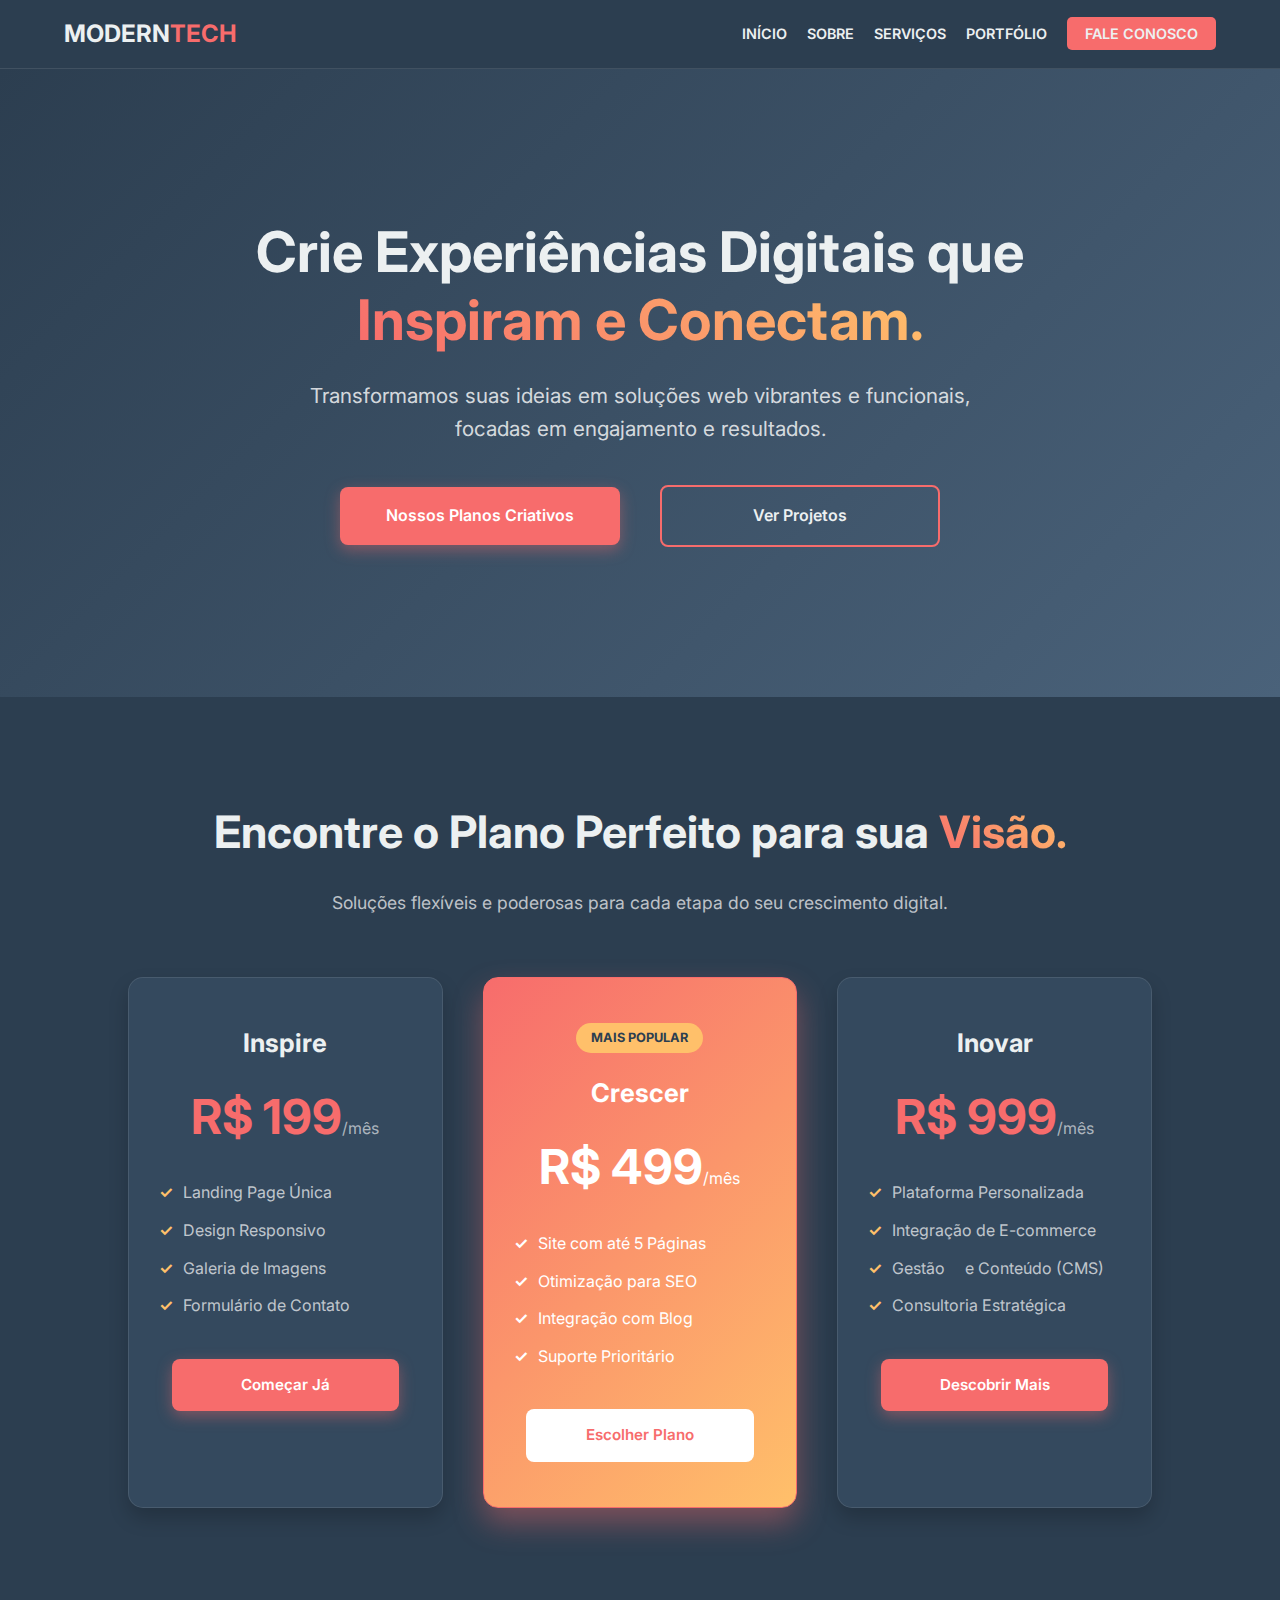
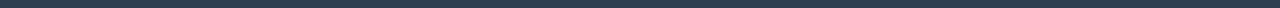
<file: index.html>
<!DOCTYPE html>
<html lang="pt-br">
<head>
    <meta charset="UTF-8">
    <meta name="viewport" content="width=device-width, initial-scale=1.0">
    <title>Modern Tech | Conectando Ideias, Criando o Futuro</title>
    <link rel="stylesheet" href="style.css">
    <link href="https://fonts.googleapis.com/css2?family=Inter:wght@400;600;700&display=swap" rel="stylesheet">
    <style>
        /* Cores e Estilos para uma Estética Criativa e Vibrante (NÃO IA) */
        :root {
            --primary: #F76C6C; /* Um vermelho/coral vibrante */
            --secondary-accent: #FFC06A; /* Um laranja/amarelo quente */
            --background-dark: #2c3e50; /* Azul escuro quase preto, mas mais suave */
            --text-light: #ecf0f1; /* Cinza claro para textos */
            --card-bg: #34495e; /* Fundo mais escuro para cards */
            --border-color: rgba(255, 255, 255, 0.1);
        }

        body {
            background-color: var(--background-dark);
            color: var(--text-light);
        }

        /* Navbar */
        #navbar {
            background: var(--background-dark);
            border-bottom: 1px solid var(--border-color);
        }
        .logo { color: var(--text-light); }
        .logo span { color: var(--primary); }
        .nav-links li a { color: var(--text-light); }
        .nav-links li a:hover { color: var(--primary); }
        .btn-nav { 
            background: var(--primary); 
            color: white; 
            border: none; 
            padding: 8px 18px; 
            border-radius: 5px; 
            font-weight: 600;
        }
        .btn-nav:hover { background: var(--secondary-accent); }

        /* Hero Section - Mais calorosa e convidativa */
        .hero {
            background: linear-gradient(135deg, var(--background-dark) 0%, #4a627a 100%); /* Gradiente suave */
            padding: 150px 10%;
            text-align: center;
        }

        .hero h1 {
            color: var(--text-light);
            font-size: 3.5rem;
            max-width: 900px;
            margin: 0 auto 25px;
            line-height: 1.2;
        }

        .gradient-text {
            background: linear-gradient(45deg, var(--primary), var(--secondary-accent));
            -webkit-background-clip: text;
            -webkit-text-fill-color: transparent;
        }

        .hero p {
            color: rgba(255, 255, 255, 0.8);
            font-size: 1.3rem;
            max-width: 700px;
            margin: 0 auto 40px;
        }

        /* Botões do Hero */
        .btn-primary {
            background: var(--primary);
            color: white;
            padding: 16px 35px;
            border-radius: 8px;
            text-decoration: none;
            font-weight: 600;
            display: inline-block;
            transition: 0.3s ease;
            box-shadow: 0 5px 15px rgba(247, 108, 108, 0.4);
        }
        .btn-primary:hover {
            background: var(--secondary-accent);
            box-shadow: 0 5px 15px rgba(255, 192, 106, 0.6);
            transform: translateY(-2px);
        }

        .btn-secondary {
            background: transparent;
            color: var(--text-light);
            border: 2px solid var(--primary);
            padding: 16px 35px;
            border-radius: 8px;
            text-decoration: none;
            font-weight: 600;
            transition: 0.3s ease;
            margin-left: 20px;
        }
        .btn-secondary:hover {
            background: var(--primary);
            color: white;
            transform: translateY(-2px);
        }

        /* Seção de Planos - Mais convidativa */
        .pricing-section {
            padding: 100px 10%;
            background: var(--background-dark);
        }

        .pricing-section h2 {
            color: var(--text-light);
            font-size: 2.8rem;
            margin-bottom: 20px;
        }
        .pricing-section p {
            color: rgba(255, 255, 255, 0.7);
            font-size: 1.1rem;
            margin-bottom: 60px;
        }

        .pricing-grid {
            display: grid;
            grid-template-columns: repeat(auto-fit, minmax(280px, 1fr));
            gap: 2.5rem;
        }

        .price-card {
            background: var(--card-bg);
            padding: 45px 30px;
            border-radius: 15px; /* Arredondamento suave */
            border: 1px solid var(--border-color);
            text-align: center;
            transition: all 0.4s ease;
            box-shadow: 0 10px 20px rgba(0, 0, 0, 0.2);
        }

        .price-card:hover {
            transform: translateY(-10px) scale(1.02);
            border-color: var(--primary);
            box-shadow: 0 15px 30px rgba(0, 0, 0, 0.3), 0 0 15px var(--primary);
        }

        .price-card.featured {
            background: linear-gradient(135deg, var(--primary), var(--secondary-accent));
            border-color: var(--primary);
            box-shadow: 0 15px 30px rgba(247, 108, 108, 0.4);
            color: white; /* Texto claro no card em destaque */
        }
        .price-card.featured h3, .price-card.featured .price, .price-card.featured .price span, .price-card.featured ul li {
            color: white;
        }
        .price-card.featured ul li::before {
             color: white; /* Checkmark branco no card em destaque */
        }
        .price-card.featured .btn-primary {
            background: white;
            color: var(--primary);
            box-shadow: none;
        }
        .price-card.featured .btn-primary:hover {
            background: #eee;
            color: var(--secondary-accent);
        }

        .badge {
            background: var(--secondary-accent);
            color: var(--background-dark);
            padding: 5px 15px;
            border-radius: 20px;
            font-size: 0.8rem;
            font-weight: bold;
            display: inline-block;
            margin-bottom: 20px;
        }

        .price-card h3 {
            font-size: 1.6rem;
            margin-bottom: 15px;
            color: var(--text-light);
        }

        .price {
            font-size: 3rem;
            font-weight: 700;
            color: var(--primary);
            margin-bottom: 25px;
        }

        .price span {
            font-size: 1rem;
            color: rgba(255, 255, 255, 0.6);
            font-weight: 400;
        }

        .price-card ul {
            list-style: none;
            padding: 0;
            margin-bottom: 40px;
            text-align: left;
        }

        .price-card ul li {
            margin-bottom: 12px;
            color: rgba(255, 255, 255, 0.7);
            display: flex;
            align-items: center;
            gap: 10px;
        }

        .price-card ul li::before {
            content: "✓";
            color: var(--secondary-accent); /* Cor do checkmark */
            font-weight: bold;
        }

        /* Botão dentro do card de preço */
        .btn-price {
            width: 90%;
            padding: 14px 25px;
            font-size: 0.95rem;
            border-radius: 8px;
        }
    </style>
</head>
<body>

    <nav id="navbar">
        <div class="logo">MODERN<span>TECH</span></div>
        <ul class="nav-links">
            <li><a href="index.html">Início</a></li>
            <li><a href="sobre.html">Sobre</a></li>
            <li><a href="servicos.html">Serviços</a></li>
            <li><a href="portfolio.html">Portfólio</a></li>
            <li><a href="contato.html" class="btn-nav">Fale Conosco</a></li>
        </ul>
    </nav>

    <header id="home" class="hero">
        <div class="hero-content">
            <h1>Crie Experiências Digitais que <span class="gradient-text">Inspiram e Conectam.</span></h1>
            <p>Transformamos suas ideias em soluções web vibrantes e funcionais, focadas em engajamento e resultados.</p>
            <div class="hero-btns">
                <a href="#produtos" class="btn-primary">Nossos Planos Criativos</a>
                <a href="portfolio.html" class="btn-secondary">Ver Projetos</a>
            </div>
        </div>
    </header>

    <section id="produtos" class="pricing-section">
        <div style="text-align: center; margin-bottom: 60px;">
            <h2>Encontre o Plano Perfeito para sua <span class="gradient-text">Visão.</span></h2>
            <p>Soluções flexíveis e poderosas para cada etapa do seu crescimento digital.</p>
        </div>

        <div class="pricing-grid">
            <div class="price-card">
                <h3>Inspire</h3>
                <div class="price">R$ 199<span>/mês</span></div>
                <ul>
                    <li>Landing Page Única</li>
                    <li>Design Responsivo</li>
                    <li>Galeria de Imagens</li>
                    <li>Formulário de Contato</li>
                </ul>
                <a href="pagamento.html?preco=199&plano=Inspire" class="btn-primary btn-price">Começar Já</a>
            </div>

            <div class="price-card featured">
                <span class="badge">MAIS POPULAR</span>
                <h3>Crescer</h3>
                <div class="price">R$ 499<span>/mês</span></div>
                <ul>
                    <li>Site com até 5 Páginas</li>
                    <li>Otimização para SEO</li>
                    <li>Integração com Blog</li>
                    <li>Suporte Prioritário</li>
                </ul>
                <a href="pagamento.html?preco=499&plano=Crescer" class="btn-primary btn-price">Escolher Plano</a>
            </div>

            <div class="price-card">
                <h3>Inovar</h3>
                <div class="price">R$ 999<span>/mês</span></div>
                <ul>
                    <li>Plataforma Personalizada</li>
                    <li>Integração de E-commerce</li>
                    <li>Gestão <d></d>e Conteúdo (CMS)</li>
                    <li>Consultoria Estratégica</li>
                </ul>
                <a href="pagamento.html?preco=999&plano=Inovar" class="btn-primary btn-price">Descobrir Mais</a>
            </div>
        </div>
    </section>

    <script src="script.js"></script>
</body>
</html>
</file>
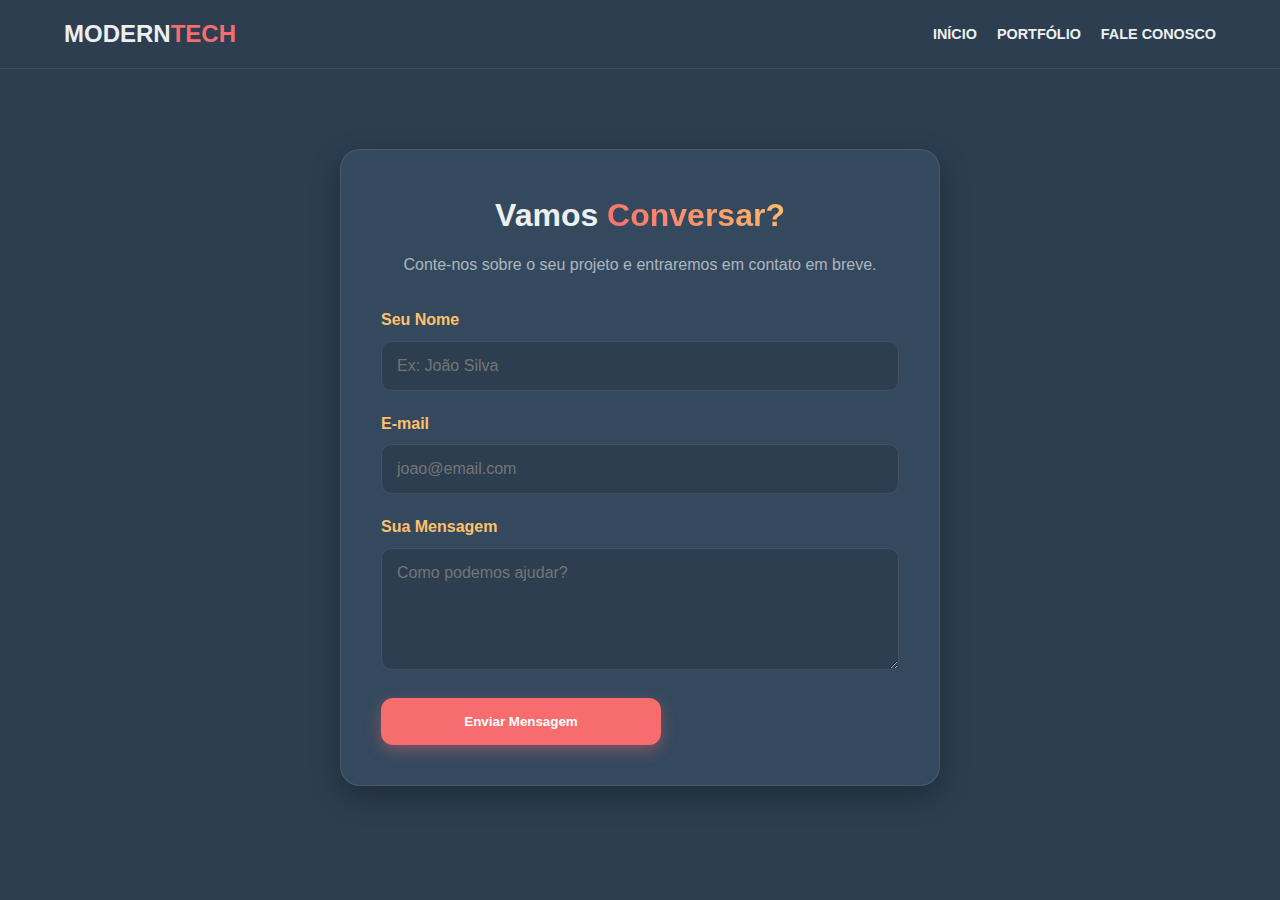
<file: contato.html>
<!DOCTYPE html>
<html lang="pt-br">
<head>
    <meta charset="UTF-8">
    <meta name="viewport" content="width=device-width, initial-scale=1.0">
    <title>Contato | Modern Tech</title>
    <link rel="stylesheet" href="style.css">
    <style>
        .contact-container {
            max-width: 600px;
            margin: 80px auto;
            padding: 40px;
            background: var(--card-bg);
            border-radius: 20px;
            border: 1px solid var(--border);
            box-shadow: var(--shadow);
            text-align: center;
        }

        .contact-container h1 { margin-bottom: 10px; }
        .contact-container p { color: rgba(255,255,255,0.6); margin-bottom: 30px; }

        form { text-align: left; }
        label { display: block; margin-bottom: 8px; font-weight: 600; color: var(--secondary); }
        
        input, textarea {
            width: 100%;
            padding: 15px;
            margin-bottom: 20px;
            background: var(--bg-dark);
            border: 1px solid var(--border);
            border-radius: 10px;
            color: white;
            font-size: 1rem;
        }

        input:focus, textarea:focus {
            border-color: var(--primary);
            outline: none;
        }

        /* Estilo da mensagem de sucesso */
        #success-message {
            display: none; /* Escondido por padrão */
            padding: 40px 20px;
            animation: fadeIn 0.5s ease;
        }

        .success-icon {
            font-size: 50px;
            color: #2ecc71;
            margin-bottom: 20px;
        }

        @keyframes fadeIn {
            from { opacity: 0; transform: translateY(10px); }
            to { opacity: 1; transform: translateY(0); }
        }
    </style>
</head>
<body>

    <nav id="navbar">
        <div class="logo">MODERN<span>TECH</span></div>
        <ul class="nav-links">
            <li><a href="index.html">Início</a></li>
            <li><a href="portfolio.html">Portfólio</a></li>
            <li><a href="contato.html" class="btn-nav">Fale Conosco</a></li>
        </ul>
    </nav>

    <div class="contact-container">
        <div id="contact-form-content">
            <h1>Vamos <span class="gradient-text">Conversar?</span></h1>
            <p>Conte-nos sobre o seu projeto e entraremos em contato em breve.</p>
            
            <form id="meuFormulario">
                <label>Seu Nome</label>
                <input type="text" id="nome" placeholder="Ex: João Silva" required>

                <label>E-mail</label>
                <input type="email" id="email" placeholder="joao@email.com" required>

                <label>Sua Mensagem</label>
                <textarea id="mensagem" rows="5" placeholder="Como podemos ajudar?" required></textarea>

                <button type="submit" class="btn-primary" style="width: 100%;">Enviar Mensagem</button>
            </form>
        </div>

        <div id="success-message">
            <div class="success-icon">✓</div>
            <h2 class="gradient-text">Mensagem Enviada!</h2>
            <p style="margin-top: 15px;">Obrigado, <span id="user-name"></span>! Recebemos suas informações e nossa equipe entrará em contato em menos de 24 horas.</p>
            <a href="index.html" class="btn-secondary" style="margin-top: 20px;">Voltar para o Início</a>
        </div>
    </div>

    <script>
        document.getElementById('meuFormulario').addEventListener('submit', function(e) {
            e.preventDefault(); // Impede a página de recarregar

            // Pega o nome para personalizar a resposta
            const nome = document.getElementById('nome').value;
            document.getElementById('user-name').innerText = nome;

            // Esconde o formulário e mostra a mensagem de sucesso
            document.getElementById('contact-form-content').style.display = 'none';
            document.getElementById('success-message').style.display = 'block';
            
            // Aqui você poderia integrar com um serviço de e-mail real no futuro
            console.log("Formulário enviado com sucesso!");
        });
    </script>

</body>
</html>
</file>
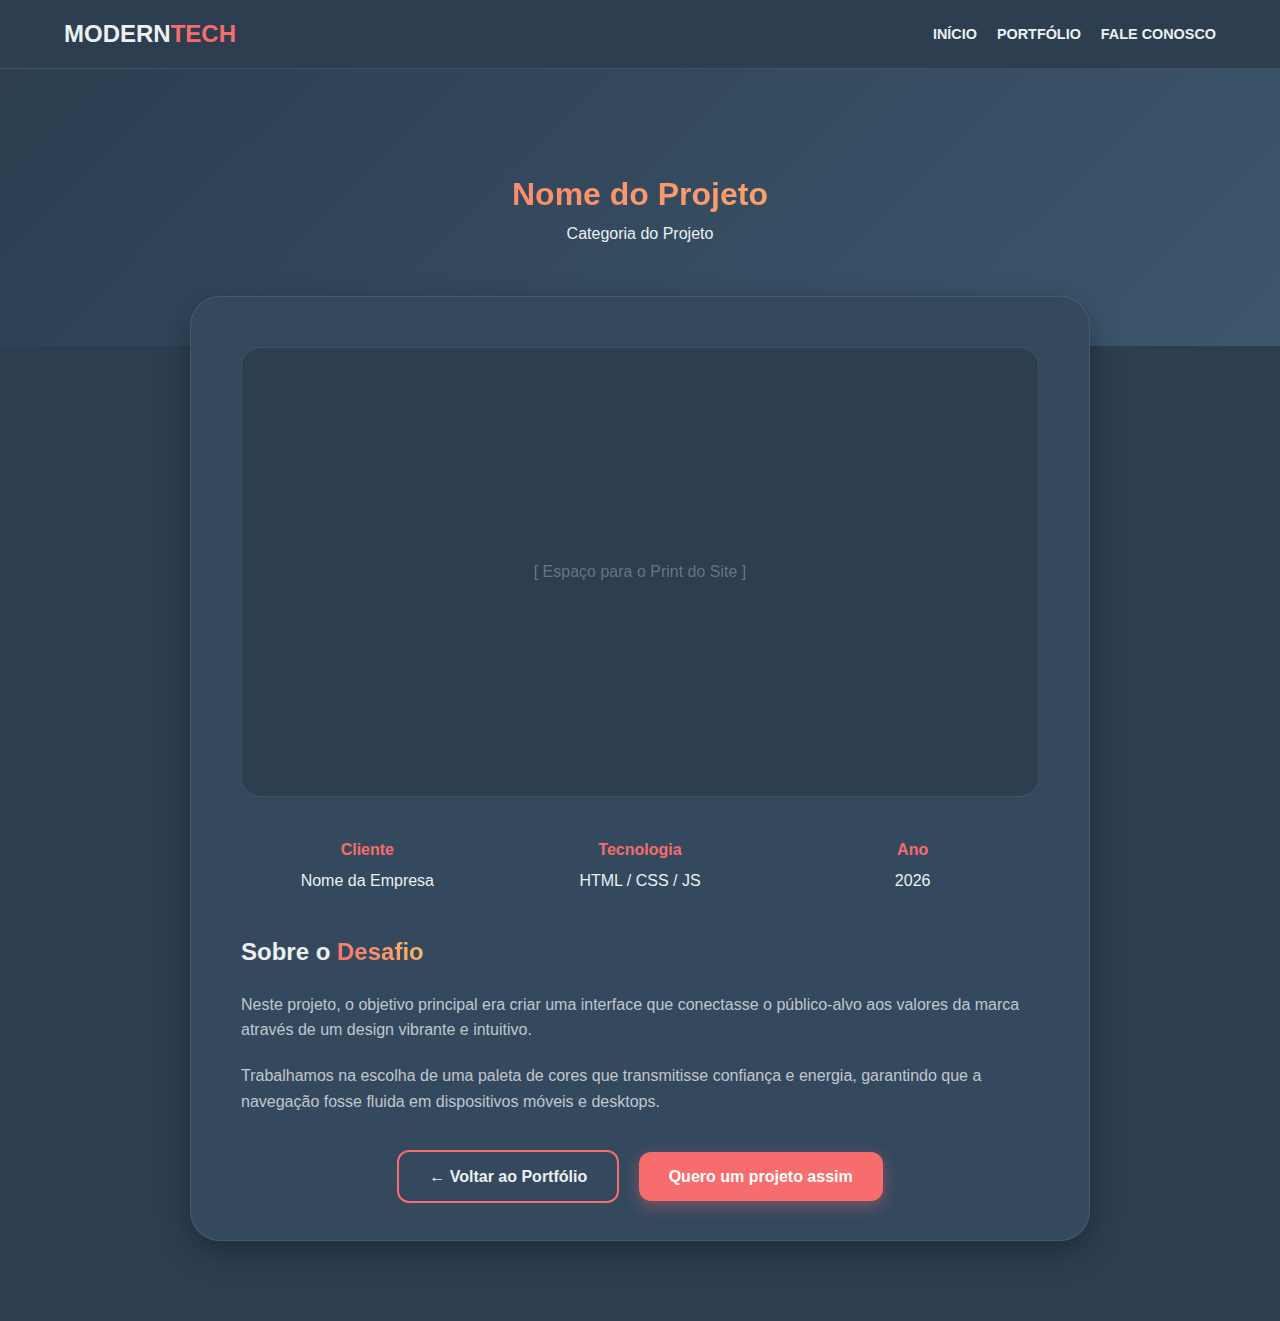
<file: detalhes.html>
<!DOCTYPE html>
<html lang="pt-br">
<head>
    <meta charset="UTF-8">
    <meta name="viewport" content="width=device-width, initial-scale=1.0">
    <title>Detalhes do Projeto | Modern Tech</title>
    <link rel="stylesheet" href="style.css">
    <style>
        .project-hero {
            padding: 100px 10%;
            background: linear-gradient(135deg, var(--bg-dark) 0%, #3d566e 100%);
            text-align: center;
        }
        .project-content {
            max-width: 900px;
            margin: -50px auto 80px;
            background: var(--card-bg);
            padding: 50px;
            border-radius: 30px;
            border: 1px solid var(--border);
            box-shadow: var(--shadow);
        }
        .main-image {
            width: 100%;
            height: 450px;
            background: #2c3e50;
            border-radius: 20px;
            margin-bottom: 40px;
            display: flex;
            align-items: center;
            justify-content: center;
            border: 1px solid var(--border);
        }
        .stats-grid {
            display: grid;
            grid-template-columns: repeat(3, 1fr);
            gap: 20px;
            margin-bottom: 40px;
            text-align: center;
        }
        .stat-item h4 { color: var(--primary); margin-bottom: 5px; }
        .description h2 { margin-bottom: 20px; }
        .description p { color: rgba(255,255,255,0.7); margin-bottom: 20px; }
    </style>
</head>
<body>

    <nav id="navbar">
        <div class="logo">MODERN<span>TECH</span></div>
        <ul class="nav-links">
            <li><a href="index.html">Início</a></li>
            <li><a href="portfolio.html">Portfólio</a></li>
            <li><a href="contato.html" class="btn-nav">Fale Conosco</a></li>
        </ul>
    </nav>

    <header class="project-hero">
        <h1 class="gradient-text" id="titulo-projeto">Nome do Projeto</h1>
        <p id="categoria-projeto">Categoria do Projeto</p>
    </header>

    <main class="project-content">
        <div class="main-image">
            <span style="opacity: 0.3;">[ Espaço para o Print do Site ]</span>
        </div>

        <div class="stats-grid">
            <div class="stat-item">
                <h4 id="cliente">Cliente</h4>
                <p>Nome da Empresa</p>
            </div>
            <div class="stat-item">
                <h4 id="tecnologia">Tecnologia</h4>
                <p>HTML / CSS / JS</p>
            </div>
            <div class="stat-item">
                <h4 id="ano">Ano</h4>
                <p>2026</p>
            </div>
        </div>

        <div class="description">
            <h2>Sobre o <span class="gradient-text">Desafio</span></h2>
            <p>Neste projeto, o objetivo principal era criar uma interface que conectasse o público-alvo aos valores da marca através de um design vibrante e intuitivo.</p>
            <p>Trabalhamos na escolha de uma paleta de cores que transmitisse confiança e energia, garantindo que a navegação fosse fluida em dispositivos móveis e desktops.</p>
        </div>

        <div style="text-align: center; margin-top: 50px;">
            <a href="portfolio.html" class="btn-secondary">← Voltar ao Portfólio</a>
            <a href="contato.html" class="btn-primary" style="margin-left: 15px;">Quero um projeto assim</a>
        </div>
    </main>

</body>
</html>
</file>
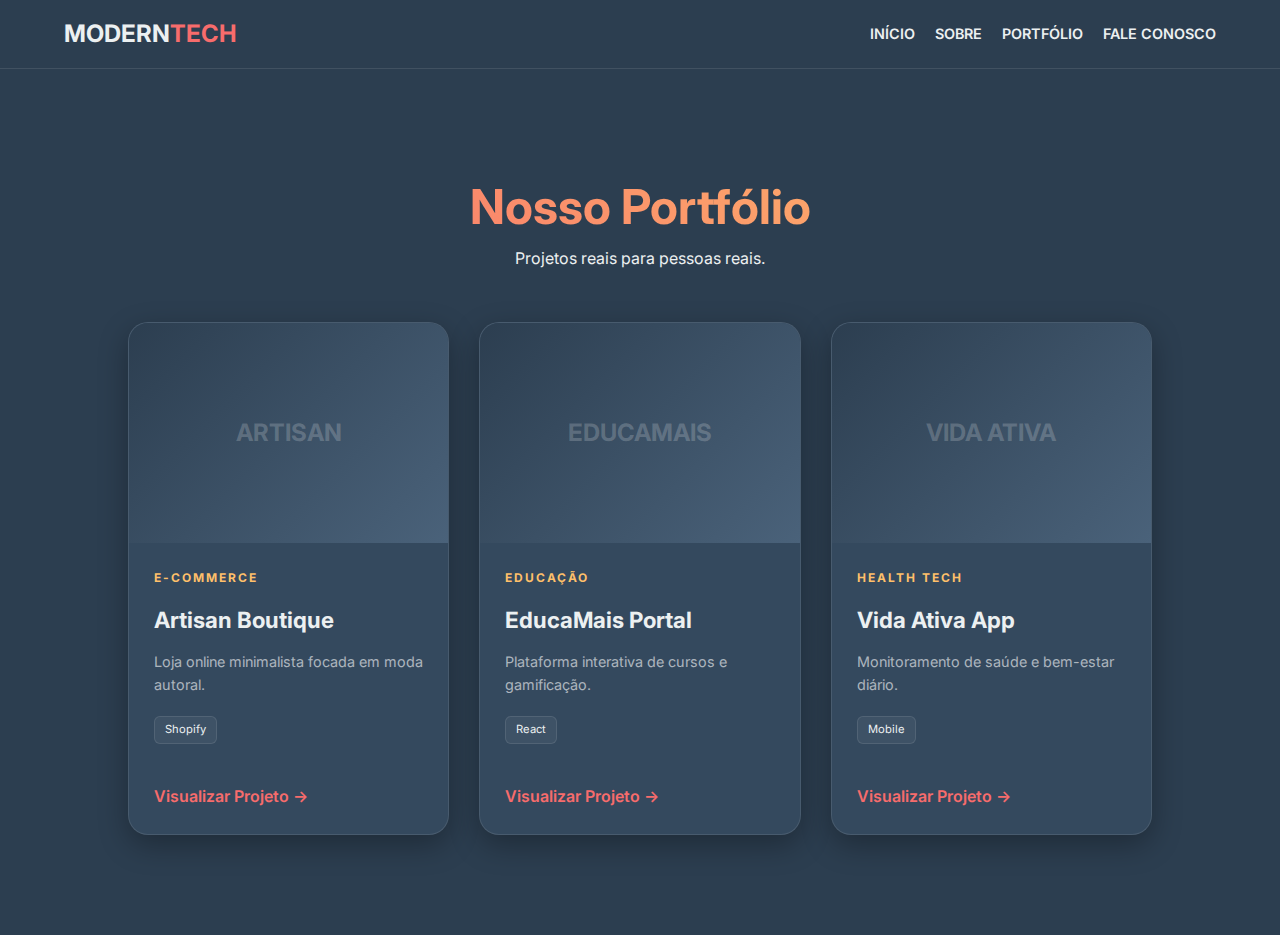
<file: portfolio.html>
<!DOCTYPE html>
<html lang="pt-br">
<head>
    <meta charset="UTF-8">
    <meta name="viewport" content="width=device-width, initial-scale=1.0">
    <title>Portfólio | Modern Tech</title>
    <link rel="stylesheet" href="style.css">
    <link href="https://fonts.googleapis.com/css2?family=Inter:wght@400;600;700&display=swap" rel="stylesheet">
    <style>
        .portfolio-header { padding: 100px 10% 50px; text-align: center; }
        .portfolio-grid { display: grid; grid-template-columns: repeat(auto-fit, minmax(320px, 1fr)); gap: 30px; padding: 0 10% 80px; }
        .project-card { background: var(--card-bg); border-radius: 20px; overflow: hidden; border: 1px solid var(--border); transition: 0.4s ease; display: flex; flex-direction: column; }
        .project-card:hover { transform: translateY(-12px); border-color: var(--primary); box-shadow: 0 20px 40px rgba(0, 0, 0, 0.4); }
        .project-image { width: 100%; height: 220px; background: linear-gradient(135deg, #2c3e50, #4a627a); display: flex; align-items: center; justify-content: center; color: rgba(255,255,255,0.2); font-weight: bold; }
        .project-info { padding: 25px; flex-grow: 1; }
        .project-category { color: var(--secondary); font-size: 0.75rem; text-transform: uppercase; letter-spacing: 2px; font-weight: 700; margin-bottom: 8px; display: block; }
        .project-info h3 { margin-bottom: 12px; font-size: 1.4rem; color: var(--text-light); }
        .project-info p { color: rgba(255,255,255,0.6); font-size: 0.9rem; margin-bottom: 20px; }
        .project-tags { display: flex; gap: 8px; margin-bottom: 25px; flex-wrap: wrap; }
        .tag { background: rgba(255, 255, 255, 0.05); padding: 4px 10px; border-radius: 6px; font-size: 0.7rem; border: 1px solid var(--border); }
        .project-link { display: inline-block; color: var(--primary); text-decoration: none; font-weight: 600; transition: 0.3s; cursor: pointer; }
        .project-link:hover { color: var(--secondary); transform: translateX(5px); }
    </style>
</head>
<body>

    <nav id="navbar">
        <div class="logo">MODERN<span>TECH</span></div>
        <ul class="nav-links">
            <li><a href="index.html">Início</a></li>
            <li><a href="sobre.html">Sobre</a></li>
            <li><a href="portfolio.html">Portfólio</a></li>
            <li><a href="contato.html" class="btn-nav">Fale Conosco</a></li>
        </ul>
    </nav>

    <header class="portfolio-header">
        <h1 class="gradient-text" style="font-size: 3rem;">Nosso Portfólio</h1>
        <p>Projetos reais para pessoas reais.</p>
    </header>

    <section class="portfolio-grid">
        
        <div class="project-card">
            <div class="project-image"><span>ARTISAN</span></div>
            <div class="project-info">
                <span class="project-category">E-commerce</span>
                <h3>Artisan Boutique</h3>
                <p>Loja online minimalista focada em moda autoral.</p>
                <div class="project-tags">
                    <span class="tag">Shopify</span>
                </div>
                <a href="projeto-artisan.html" class="project-link">Visualizar Projeto →</a>
            </div>
        </div>

        <div class="project-card">
            <div class="project-image"><span>EDUCAMAIS</span></div>
            <div class="project-info">
                <span class="project-category">Educação</span>
                <h3>EducaMais Portal</h3>
                <p>Plataforma interativa de cursos e gamificação.</p>
                <div class="project-tags">
                    <span class="tag">React</span>
                </div>
                <a href="projetoeducamais.html" class="project-link">Visualizar Projeto →</a>
            </div>
        </div>

        <div class="project-card">
            <div class="project-image"><span>VIDA ATIVA</span></div>
            <div class="project-info">
                <span class="project-category">Health Tech</span>
                <h3>Vida Ativa App</h3>
                <p>Monitoramento de saúde e bem-estar diário.</p>
                <div class="project-tags">
                    <span class="tag">Mobile</span>
                </div>
                <a href="projeto-vidaativa.html" class="project-link">Visualizar Projeto →</a>
            </div>
        </div>

    </section>

</body>
</html>
</file>
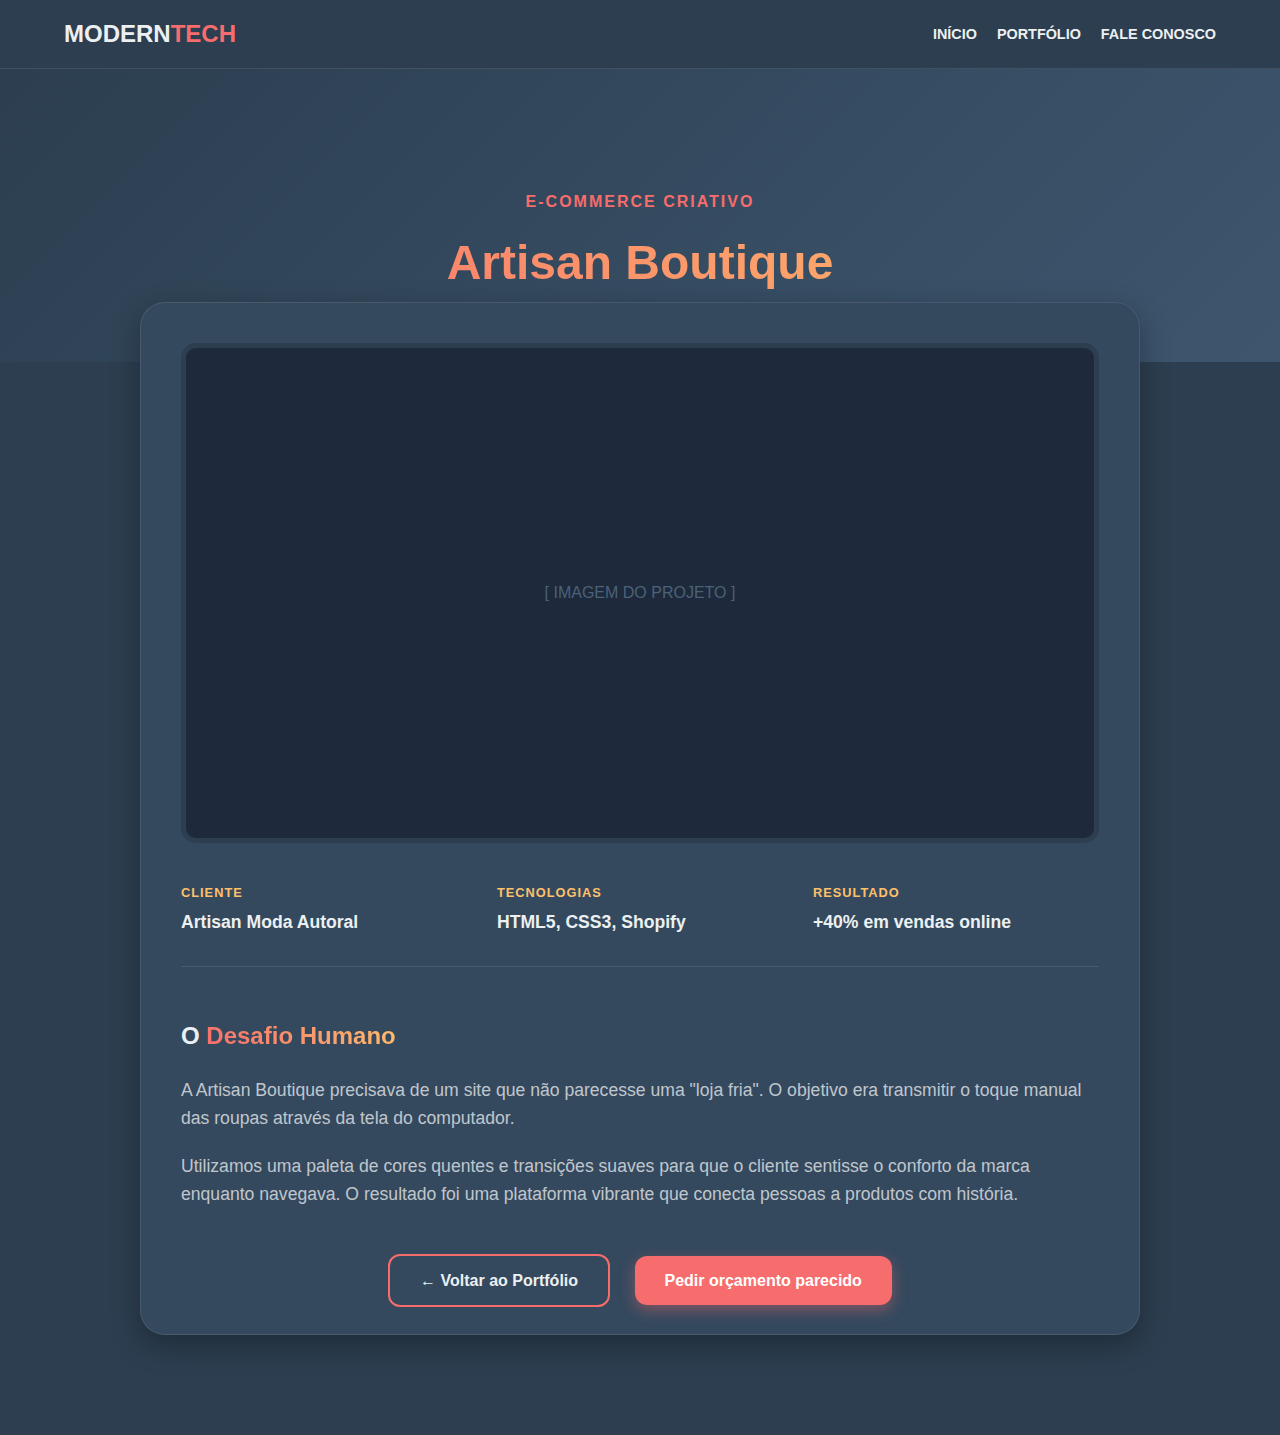
<file: projeto-artisan.html>
<!DOCTYPE html>
<html lang="pt-br">
<head>
    <meta charset="UTF-8">
    <meta name="viewport" content="width=device-width, initial-scale=1.0">
    <title>Artisan Boutique | Portfólio Modern Tech</title>
    <link rel="stylesheet" href="style.css">
    <style>
        .project-header {
            padding: 120px 10% 60px;
            background: linear-gradient(135deg, var(--bg-dark) 0%, #3d566e 100%);
            text-align: center;
        }
        .container-detalhes {
            max-width: 1000px;
            margin: -60px auto 100px;
            background: var(--card-bg);
            padding: 40px;
            border-radius: 25px;
            border: 1px solid var(--border);
            box-shadow: var(--shadow);
        }
        .mockup-vibrante {
            width: 100%;
            height: 500px;
            background: #1e293b; /* Simula a tela do site */
            border-radius: 15px;
            margin-bottom: 40px;
            display: flex;
            align-items: center;
            justify-content: center;
            border: 5px solid #2c3e50;
            overflow: hidden;
        }
        .mockup-vibrante img { width: 100%; height: 100%; object-fit: cover; }

        .info-grid {
            display: grid;
            grid-template-columns: repeat(auto-fit, minmax(200px, 1fr));
            gap: 30px;
            margin-bottom: 50px;
            border-bottom: 1px solid var(--border);
            padding-bottom: 30px;
        }
        .info-item h4 { color: var(--secondary); text-transform: uppercase; font-size: 0.8rem; letter-spacing: 1px; }
        .info-item p { font-weight: 600; font-size: 1.1rem; margin-top: 5px; }

        .texto-projeto h2 { margin-bottom: 20px; color: var(--text-light); }
        .texto-projeto p { color: rgba(255,255,255,0.7); margin-bottom: 20px; font-size: 1.1rem; }
    </style>
</head>
<body>

    <nav id="navbar">
        <div class="logo">MODERN<span>TECH</span></div>
        <ul class="nav-links">
            <li><a href="index.html">Início</a></li>
            <li><a href="portfolio.html">Portfólio</a></li>
            <li><a href="contato.html" class="btn-nav">Fale Conosco</a></li>
        </ul>
    </nav>

    <header class="project-header">
        <span style="color: var(--primary); font-weight: bold; text-transform: uppercase; letter-spacing: 2px;">E-commerce Criativo</span>
        <h1 class="gradient-text" style="font-size: 3rem; margin-top: 10px;">Artisan Boutique</h1>
    </header>

    <main class="container-detalhes">
        <div class="mockup-vibrante">
            <span style="color: #4a627a;">[ IMAGEM DO PROJETO ]</span>
        </div>

        <div class="info-grid">
            <div class="info-item">
                <h4>Cliente</h4>
                <p>Artisan Moda Autoral</p>
            </div>
            <div class="info-item">
                <h4>Tecnologias</h4>
                <p>HTML5, CSS3, Shopify</p>
            </div>
            <div class="info-item">
                <h4>Resultado</h4>
                <p>+40% em vendas online</p>
            </div>
        </div>

        <article class="texto-projeto">
            <h2>O <span class="gradient-text">Desafio Humano</span></h2>
            <p>A Artisan Boutique precisava de um site que não parecesse uma "loja fria". O objetivo era transmitir o toque manual das roupas através da tela do computador.</p>
            <p>Utilizamos uma paleta de cores quentes e transições suaves para que o cliente sentisse o conforto da marca enquanto navegava. O resultado foi uma plataforma vibrante que conecta pessoas a produtos com história.</p>
        </article>

        <div style="text-align: center; margin-top: 60px;">
            <a href="portfolio.html" class="btn-secondary">← Voltar ao Portfólio</a>
            <a href="contato.html" class="btn-primary" style="margin-left: 20px;">Pedir orçamento parecido</a>
        </div>
    </main>

</body>
</html>
</file>
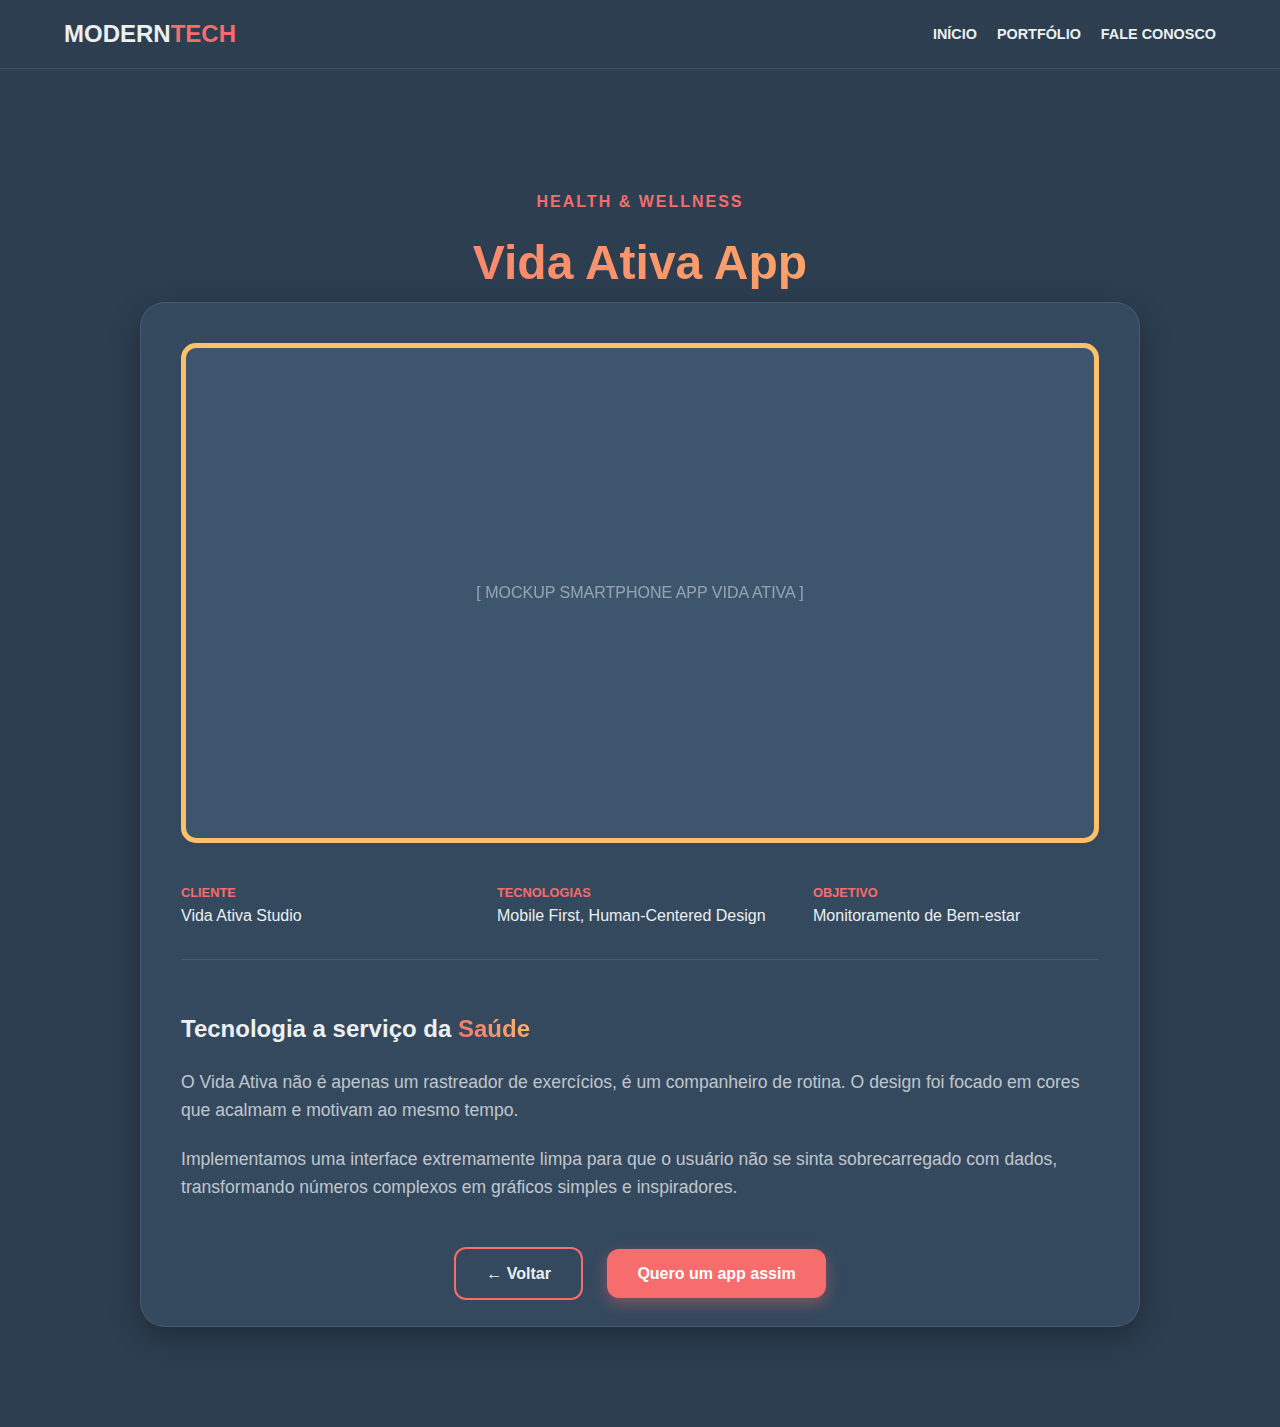
<file: projeto-vidaativa.html>
<!DOCTYPE html>
<html lang="pt-br">
<head>
    <meta charset="UTF-8">
    <meta name="viewport" content="width=device-width, initial-scale=1.0">
    <title>Vida Ativa App | Portfólio Modern Tech</title>
    <link rel="stylesheet" href="style.css">
    <style>
        .project-header { padding: 120px 10% 60px; background: linear-gradient(135deg, var(--bg-dark) 0%, #2c3e50 100%); text-align: center; }
        .container-detalhes { max-width: 1000px; margin: -60px auto 100px; background: var(--card-bg); padding: 40px; border-radius: 25px; border: 1px solid var(--border); box-shadow: var(--shadow); }
        .mockup-vibrante { width: 100%; height: 500px; background: #3d566e; border-radius: 15px; margin-bottom: 40px; display: flex; align-items: center; justify-content: center; border: 5px solid var(--secondary); overflow: hidden; }
        .info-grid { display: grid; grid-template-columns: repeat(auto-fit, minmax(200px, 1fr)); gap: 30px; margin-bottom: 50px; border-bottom: 1px solid var(--border); padding-bottom: 30px; }
        .info-item h4 { color: var(--primary); text-transform: uppercase; font-size: 0.8rem; }
        .texto-projeto h2 { margin-bottom: 20px; }
        .texto-projeto p { color: rgba(255,255,255,0.7); margin-bottom: 20px; font-size: 1.1rem; }
    </style>
</head>
<body>
    <nav id="navbar">
        <div class="logo">MODERN<span>TECH</span></div>
        <ul class="nav-links">
            <li><a href="index.html">Início</a></li>
            <li><a href="portfolio.html">Portfólio</a></li>
            <li><a href="contato.html" class="btn-nav">Fale Conosco</a></li>
        </ul>
    </nav>

    <header class="project-header">
        <span style="color: var(--primary); font-weight: bold; text-transform: uppercase; letter-spacing: 2px;">Health & Wellness</span>
        <h1 class="gradient-text" style="font-size: 3rem; margin-top: 10px;">Vida Ativa App</h1>
    </header>

    <main class="container-detalhes">
        <div class="mockup-vibrante">
            <span style="color: var(--text-light); opacity: 0.5;">[ MOCKUP SMARTPHONE APP VIDA ATIVA ]</span>
        </div>

        <div class="info-grid">
            <div class="info-item"><h4>Cliente</h4><p>Vida Ativa Studio</p></div>
            <div class="info-item"><h4>Tecnologias</h4><p>Mobile First, Human-Centered Design</p></div>
            <div class="info-item"><h4>Objetivo</h4><p>Monitoramento de Bem-estar</p></div>
        </div>

        <article class="texto-projeto">
            <h2>Tecnologia a serviço da <span class="gradient-text">Saúde</span></h2>
            <p>O Vida Ativa não é apenas um rastreador de exercícios, é um companheiro de rotina. O design foi focado em cores que acalmam e motivam ao mesmo tempo.</p>
            <p>Implementamos uma interface extremamente limpa para que o usuário não se sinta sobrecarregado com dados, transformando números complexos em gráficos simples e inspiradores.</p>
        </article>

        <div style="text-align: center; margin-top: 60px;">
            <a href="portfolio.html" class="btn-secondary">← Voltar</a>
            <a href="contato.html" class="btn-primary" style="margin-left: 20px;">Quero um app assim</a>
        </div>
    </main>
</body>
</html>
</file>
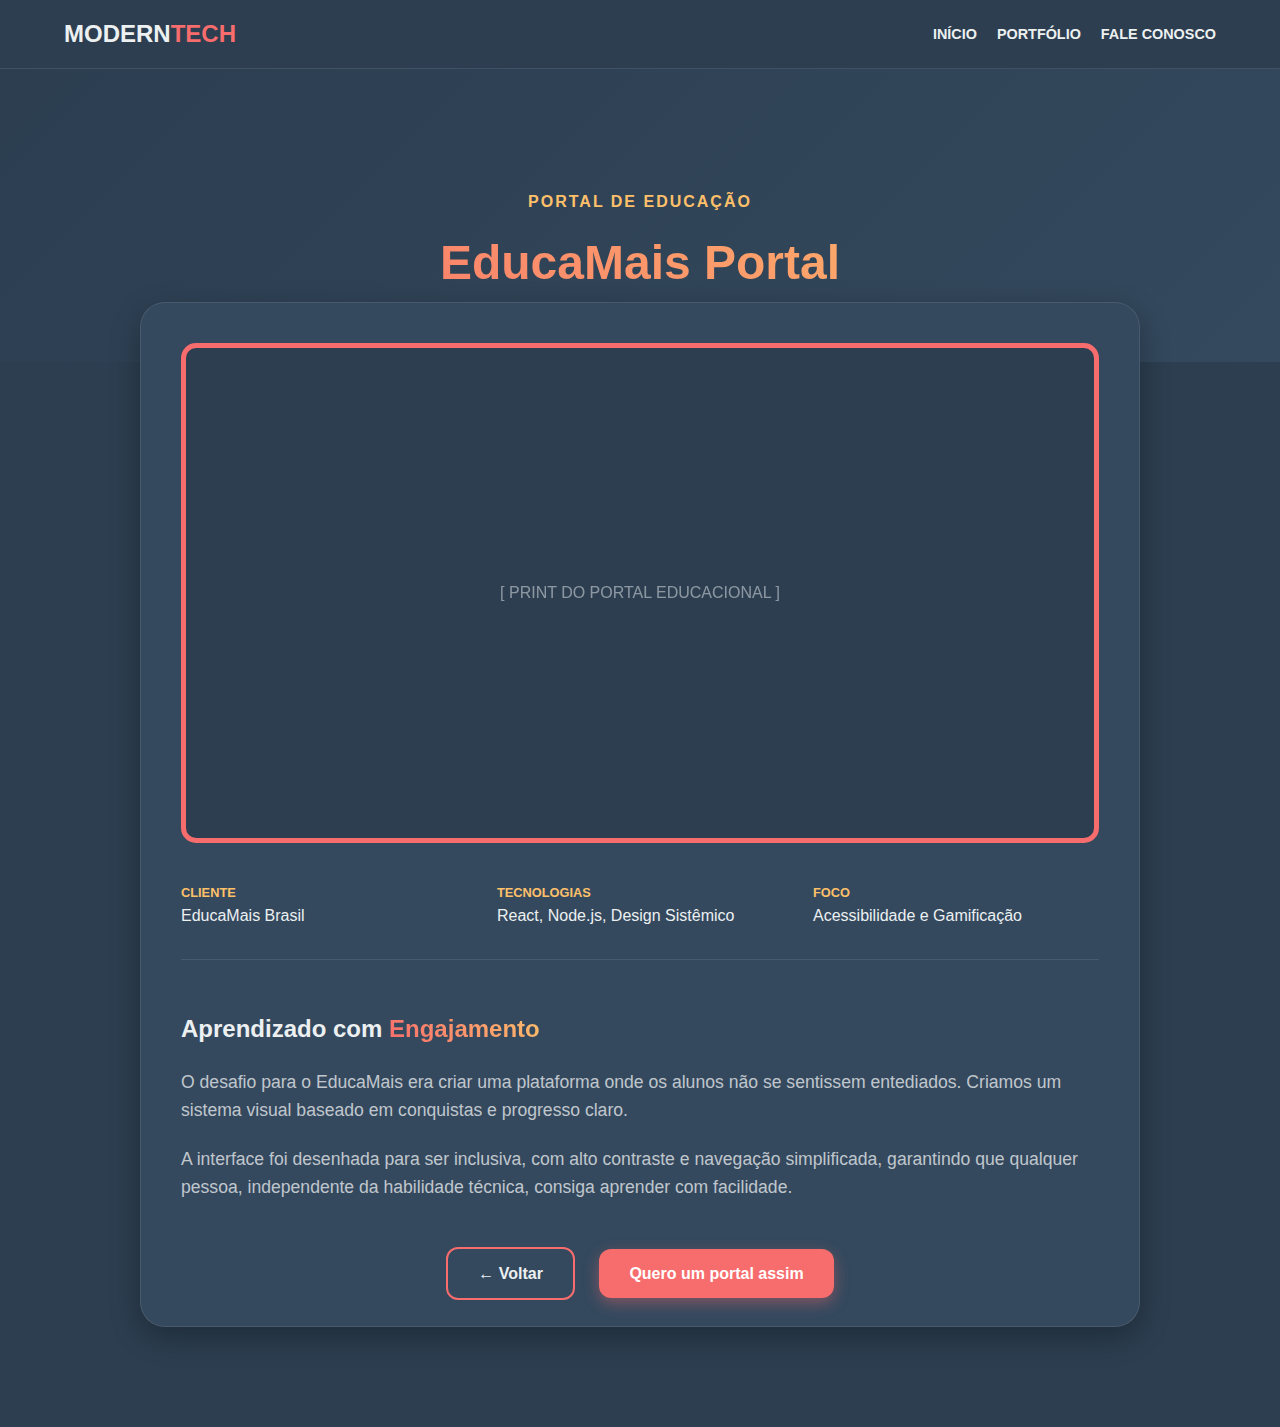
<file: projetoeducamais.html>
<!DOCTYPE html>
<html lang="pt-br">
<head>
    <meta charset="UTF-8">
    <meta name="viewport" content="width=device-width, initial-scale=1.0">
    <title>EducaMais Portal | Portfólio Modern Tech</title>
    <link rel="stylesheet" href="style.css">
    <style>
        .project-header { padding: 120px 10% 60px; background: linear-gradient(135deg, var(--bg-dark) 0%, #34495e 100%); text-align: center; }
        .container-detalhes { max-width: 1000px; margin: -60px auto 100px; background: var(--card-bg); padding: 40px; border-radius: 25px; border: 1px solid var(--border); box-shadow: var(--shadow); }
        .mockup-vibrante { width: 100%; height: 500px; background: #2c3e50; border-radius: 15px; margin-bottom: 40px; display: flex; align-items: center; justify-content: center; border: 5px solid var(--primary); overflow: hidden; }
        .info-grid { display: grid; grid-template-columns: repeat(auto-fit, minmax(200px, 1fr)); gap: 30px; margin-bottom: 50px; border-bottom: 1px solid var(--border); padding-bottom: 30px; }
        .info-item h4 { color: var(--secondary); text-transform: uppercase; font-size: 0.8rem; }
        .texto-projeto h2 { margin-bottom: 20px; }
        .texto-projeto p { color: rgba(255,255,255,0.7); margin-bottom: 20px; font-size: 1.1rem; }
    </style>
</head>
<body>
    <nav id="navbar">
        <div class="logo">MODERN<span>TECH</span></div>
        <ul class="nav-links">
            <li><a href="index.html">Início</a></li>
            <li><a href="portfolio.html">Portfólio</a></li>
            <li><a href="contato.html" class="btn-nav">Fale Conosco</a></li>
        </ul>
    </nav>

    <header class="project-header">
        <span style="color: var(--secondary); font-weight: bold; text-transform: uppercase; letter-spacing: 2px;">Portal de Educação</span>
        <h1 class="gradient-text" style="font-size: 3rem; margin-top: 10px;">EducaMais Portal</h1>
    </header>

    <main class="container-detalhes">
        <div class="mockup-vibrante">
            <span style="color: var(--text-light); opacity: 0.5;">[ PRINT DO PORTAL EDUCACIONAL ]</span>
        </div>

        <div class="info-grid">
            <div class="info-item"><h4>Cliente</h4><p>EducaMais Brasil</p></div>
            <div class="info-item"><h4>Tecnologias</h4><p>React, Node.js, Design Sistêmico</p></div>
            <div class="info-item"><h4>Foco</h4><p>Acessibilidade e Gamificação</p></div>
        </div>

        <article class="texto-projeto">
            <h2>Aprendizado com <span class="gradient-text">Engajamento</span></h2>
            <p>O desafio para o EducaMais era criar uma plataforma onde os alunos não se sentissem entediados. Criamos um sistema visual baseado em conquistas e progresso claro.</p>
            <p>A interface foi desenhada para ser inclusiva, com alto contraste e navegação simplificada, garantindo que qualquer pessoa, independente da habilidade técnica, consiga aprender com facilidade.</p>
        </article>

        <div style="text-align: center; margin-top: 60px;">
            <a href="portfolio.html" class="btn-secondary">← Voltar</a>
            <a href="contato.html" class="btn-primary" style="margin-left: 20px;">Quero um portal assim</a>
        </div>
    </main>
</body>
</html>
</file>
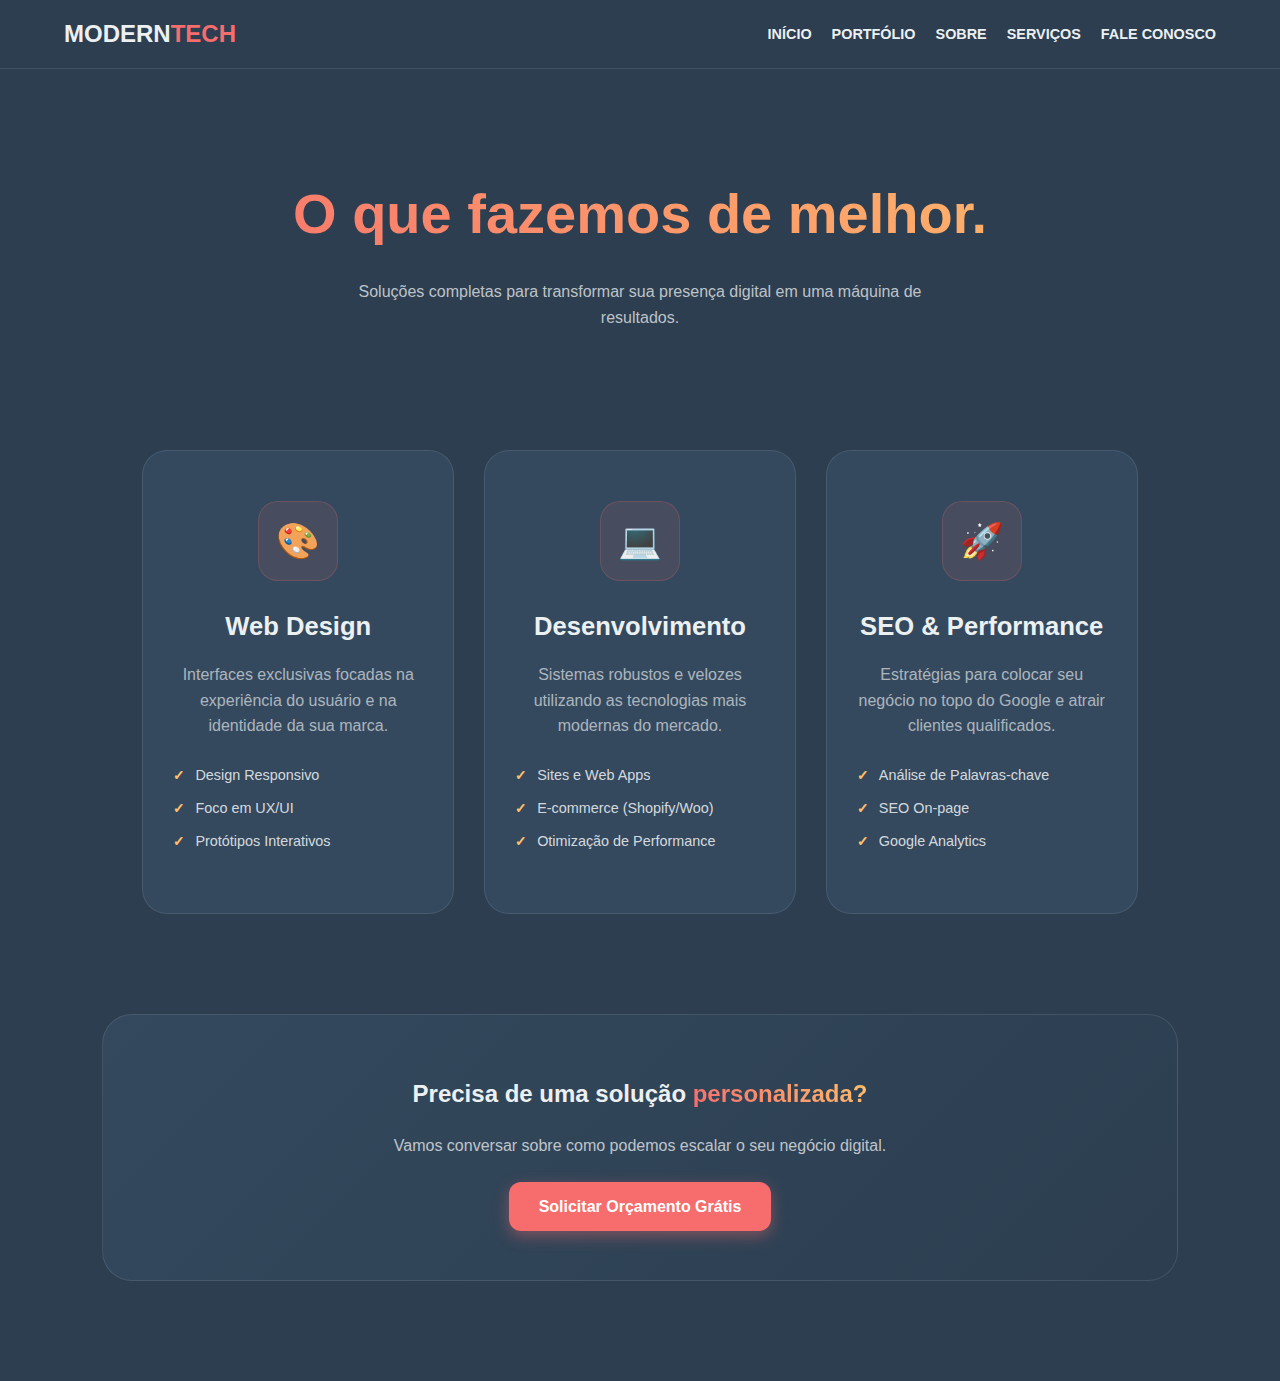
<file: servicos.html>
<!DOCTYPE html>
<html lang="pt-br">
<head>
    <meta charset="UTF-8">
    <meta name="viewport" content="width=device-width, initial-scale=1.0">
    <title>Serviços | Modern Tech</title>
    <link rel="stylesheet" href="style.css">
    <style>
        .services-hero {
            padding: 100px 8% 60px;
            text-align: center;
        }

        .services-grid {
            display: grid;
            grid-template-columns: repeat(auto-fit, minmax(300px, 1fr));
            gap: 30px;
            padding: 40px 8% 100px;
            max-width: 1200px;
            margin: 0 auto;
        }

        .service-card {
            background: var(--card-bg);
            padding: 50px 30px;
            border-radius: 25px;
            border: 1px solid var(--border);
            text-align: center;
            transition: 0.4s cubic-bezier(0.175, 0.885, 0.32, 1.275);
            display: flex;
            flex-direction: column;
            align-items: center;
        }

        .service-card:hover {
            transform: translateY(-15px);
            border-color: var(--primary);
            box-shadow: 0 20px 40px rgba(0, 0, 0, 0.3);
        }

        .service-icon {
            width: 80px;
            height: 80px;
            background: rgba(247, 108, 108, 0.1);
            border-radius: 20px;
            display: flex;
            align-items: center;
            justify-content: center;
            font-size: 35px;
            margin-bottom: 25px;
            color: var(--primary);
            border: 1px solid rgba(247, 108, 108, 0.2);
        }

        .service-card h3 {
            font-size: 1.6rem;
            margin-bottom: 15px;
            color: var(--text-light);
        }

        .service-card p {
            color: rgba(255, 255, 255, 0.6);
            line-height: 1.6;
            margin-bottom: 25px;
        }

        .service-features {
            list-style: none;
            text-align: left;
            width: 100%;
            margin-top: auto;
        }

        .service-features li {
            font-size: 0.9rem;
            margin-bottom: 10px;
            display: flex;
            align-items: center;
            color: rgba(255, 255, 255, 0.8);
        }

        .service-features li::before {
            content: "✓";
            color: var(--secondary);
            margin-right: 10px;
            font-weight: bold;
        }

        /* Seção de CTA Final */
        .cta-box {
            margin: 0 8% 100px;
            padding: 60px;
            background: linear-gradient(135deg, var(--card-bg) 0%, #2c3e50 100%);
            border-radius: 30px;
            text-align: center;
            border: 1px solid var(--border);
        }
    </style>
</head>
<body>

    <nav id="navbar">
        <div class="logo">MODERN<span>TECH</span></div>
        <ul class="nav-links">
            <li><a href="index.html">Início</a></li>
            <li><a href="portfolio.html">Portfólio</a></li>
            <li><a href="sobre.html">Sobre</a></li>
            <li><a href="servicos.html">Serviços</a></li>
            <li><a href="contato.html" class="btn-nav">Fale Conosco</a></li>
        </ul>
    </nav>

    <header class="services-hero">
        <h1 class="gradient-text" style="font-size: 3.5rem;">O que fazemos <span style="color: white;">de melhor.</span></h1>
        <p style="max-width: 600px; margin: 20px auto; color: rgba(255,255,255,0.7);">
            Soluções completas para transformar sua presença digital em uma máquina de resultados.
        </p>
    </header>

    <section class="services-grid">
        <div class="service-card">
            <div class="service-icon">🎨</div>
            <h3>Web Design</h3>
            <p>Interfaces exclusivas focadas na experiência do usuário e na identidade da sua marca.</p>
            <ul class="service-features">
                <li>Design Responsivo</li>
                <li>Foco em UX/UI</li>
                <li>Protótipos Interativos</li>
            </ul>
        </div>

        <div class="service-card">
            <div class="service-icon">💻</div>
            <h3>Desenvolvimento</h3>
            <p>Sistemas robustos e velozes utilizando as tecnologias mais modernas do mercado.</p>
            <ul class="service-features">
                <li>Sites e Web Apps</li>
                <li>E-commerce (Shopify/Woo)</li>
                <li>Otimização de Performance</li>
            </ul>
        </div>

        <div class="service-card">
            <div class="service-icon">🚀</div>
            <h3>SEO & Performance</h3>
            <p>Estratégias para colocar seu negócio no topo do Google e atrair clientes qualificados.</p>
            <ul class="service-features">
                <li>Análise de Palavras-chave</li>
                <li>SEO On-page</li>
                <li>Google Analytics</li>
            </ul>
        </div>
    </section>

    <section class="cta-box">
        <h2 style="margin-bottom: 20px;">Precisa de uma solução <span class="gradient-text">personalizada?</span></h2>
        <p style="margin-bottom: 35px; color: rgba(255,255,255,0.7);">Vamos conversar sobre como podemos escalar o seu negócio digital.</p>
        <a href="contato.html" class="btn-primary">Solicitar Orçamento Grátis</a>
    </section>

</body>
</html>
</file>
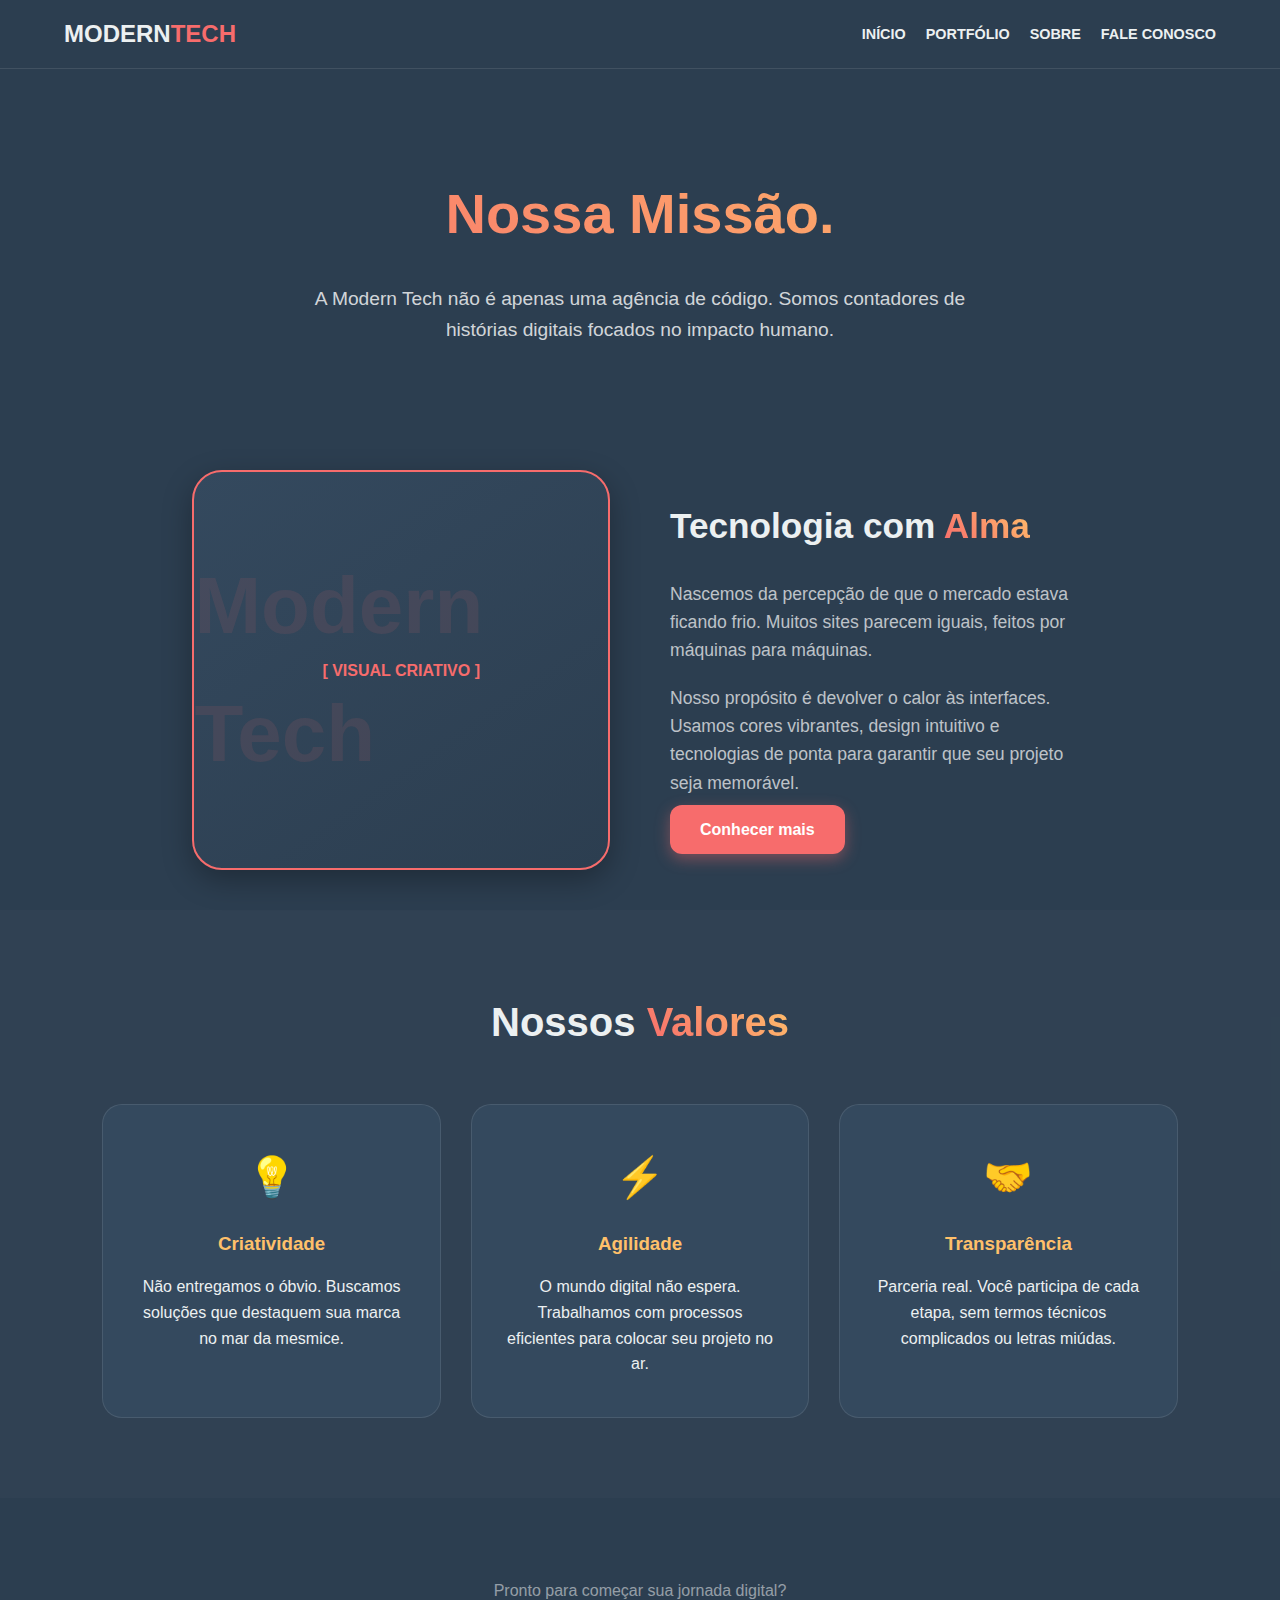
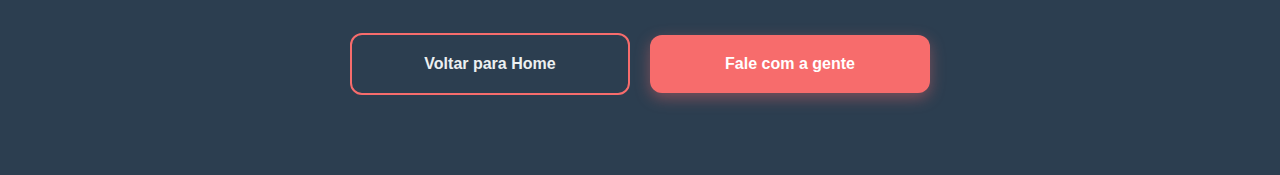
<file: sobre.html>
<!DOCTYPE html>
<html lang="pt-br">
<head>
    <meta charset="UTF-8">
    <meta name="viewport" content="width=device-width, initial-scale=1.0">
    <title>Sobre Nós | Modern Tech</title>
    <link rel="stylesheet" href="style.css">
    <style>
        /* Estilos específicos para a página Sobre */
        .about-hero {
            padding: 100px 8% 60px;
            text-align: center;
        }

        .about-content {
            padding: 40px 8%;
            display: grid;
            grid-template-columns: 1fr;
            gap: 60px; /* Aumentado para dar espaço */
            max-width: 1100px;
            margin: 0 auto;
        }

        @media (min-width: 768px) {
            .about-content { grid-template-columns: 1fr 1fr; align-items: center; }
        }

        .about-text h2 { margin-bottom: 25px; font-size: 2.2rem; }
        .about-text p { color: rgba(255,255,255,0.7); margin-bottom: 20px; font-size: 1.1rem; }

        /* Seção de Valores */
        .values-section {
            padding: 80px 8%;
            background: rgba(255, 255, 255, 0.02);
            text-align: center;
        }

        .values-grid {
            display: grid;
            grid-template-columns: repeat(auto-fit, minmax(250px, 1fr));
            gap: 30px;
            margin-top: 50px;
        }

        .value-card {
            background: var(--card-bg);
            padding: 40px 30px;
            border-radius: 20px;
            border: 1px solid var(--border);
            transition: 0.3s;
        }

        .value-card:hover {
            border-color: var(--primary);
            transform: translateY(-5px);
        }

        .value-icon {
            font-size: 40px;
            margin-bottom: 20px;
            display: block;
        }

        .value-card h3 {
            color: var(--secondary);
            margin-bottom: 15px;
        }

        /* Foto/Logo */
        .image-container {
            width: 100%;
            height: 400px;
            background: linear-gradient(145deg, #34495e, #2c3e50);
            border-radius: 30px;
            border: 2px solid var(--primary);
            display: flex;
            align-items: center;
            justify-content: center;
            box-shadow: var(--shadow);
            position: relative;
            overflow: hidden;
        }

        .image-container::after {
            content: "Modern Tech";
            color: rgba(247, 108, 108, 0.1);
            font-size: 5rem;
            font-weight: 900;
            position: absolute;
        }
    </style>
</head>
<body>

    <nav id="navbar">
        <div class="logo">MODERN<span>TECH</span></div>
        <ul class="nav-links">
            <li><a href="index.html">Início</a></li>
            <li><a href="portfolio.html">Portfólio</a></li>
            <li><a href="sobre.html">Sobre</a></li>
            <li><a href="contato.html" class="btn-nav">Fale Conosco</a></li>
        </ul>
    </nav>

    <header class="about-hero">
        <h1 class="gradient-text" style="font-size: 3.5rem;">Nossa <span style="color: white;">Missão.</span></h1>
        <p style="max-width: 700px; margin: 25px auto; font-size: 1.2rem; color: rgba(255,255,255,0.8);">
            A Modern Tech não é apenas uma agência de código. Somos contadores de histórias digitais focados no impacto humano.
        </p>
    </header>

    <section class="about-content">
        <div class="image-container">
            <span style="z-index: 1; color: var(--primary); font-weight: bold;">[ VISUAL CRIATIVO ]</span>
        </div>

        <div class="about-text">
            <h2>Tecnologia com <span class="gradient-text">Alma</span></h2>
            <p>Nascemos da percepção de que o mercado estava ficando frio. Muitos sites parecem iguais, feitos por máquinas para máquinas.</p>
            <p>Nosso propósito é devolver o calor às interfaces. Usamos cores vibrantes, design intuitivo e tecnologias de ponta para garantir que seu projeto seja memorável.</p>
            
            <a href="contato.html" class="btn-primary" style="margin-top: 10px;">Conhecer mais</a>
        </div>
    </section>

    <section class="values-section">
        <h2 style="font-size: 2.5rem;">Nossos <span class="gradient-text">Valores</span></h2>
        
        <div class="values-grid">
            <div class="value-card">
                <span class="value-icon">💡</span>
                <h3>Criatividade</h3>
                <p>Não entregamos o óbvio. Buscamos soluções que destaquem sua marca no mar da mesmice.</p>
            </div>

            <div class="value-card">
                <span class="value-icon">⚡</span>
                <h3>Agilidade</h3>
                <p>O mundo digital não espera. Trabalhamos com processos eficientes para colocar seu projeto no ar.</p>
            </div>

            <div class="value-card">
                <span class="value-icon">🤝</span>
                <h3>Transparência</h3>
                <p>Parceria real. Você participa de cada etapa, sem termos técnicos complicados ou letras miúdas.</p>
            </div>
        </div>
    </section>

    <footer style="text-align: center; padding: 80px 0;">
        <p style="margin-bottom: 30px; color: rgba(255,255,255,0.5);">Pronto para começar sua jornada digital?</p>
        <div class="hero-btns">
            <a href="index.html" class="btn-secondary">Voltar para Home</a>
            <a href="contato.html" class="btn-primary">Fale com a gente</a>
        </div>
    </footer>

</body>
</html>
</file>
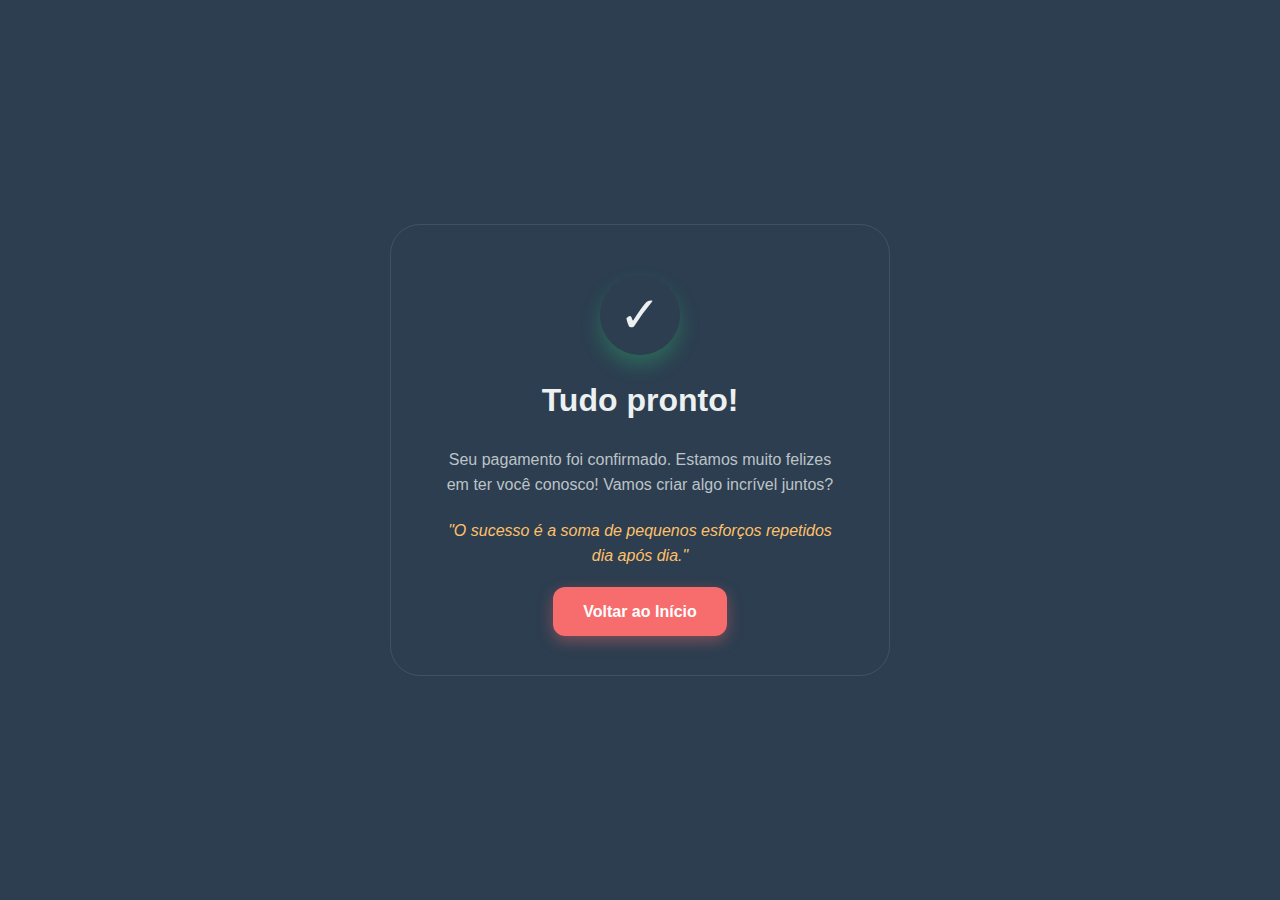
<file: sucesso.html>
<!DOCTYPE html>
<html lang="pt-br">
<head>
    <meta charset="UTF-8">
    <meta name="viewport" content="width=device-width, initial-scale=1.0">
    <title>Obrigado! | Modern Tech</title>
    <link rel="stylesheet" href="style.css">
    <style>
        .success-page { height: 100vh; display: flex; align-items: center; justify-content: center; text-align: center; }
        .card { background: var(--card); padding: 50px; border-radius: 30px; border: 1px solid var(--border); max-width: 500px; }
        .icon { font-size: 50px; background: var(--success); width: 80px; height: 80px; display: flex; align-items: center; justify-content: center; border-radius: 50%; margin: 0 auto 20px; box-shadow: 0 10px 20px rgba(46, 204, 113, 0.3); }
    </style>
</head>
<body>
    <div class="success-page">
        <div class="card">
            <div class="icon">✓</div>
            <h1>Tudo pronto!</h1>
            <p style="margin: 20px 0; color: #bdc3c7;">Seu pagamento foi confirmado. Estamos muito felizes em ter você conosco! Vamos criar algo incrível juntos?</p>
            <p style="font-style: italic; color: var(--secondary); margin-bottom: 30px;">"O sucesso é a soma de pequenos esforços repetidos dia após dia."</p>
            <a href="index.html" class="btn-primary">Voltar ao Início</a>
        </div>
    </div>
</body>
</html>
</file>
<file: style.css>
/* VARIÁVEIS DE COR - PALETA VIBRANTE */
:root {
    --primary: #F76C6C;       /* Coral */
    --secondary: #FFC06A;     /* Âmbar */
    --bg-dark: #2c3e50;       /* Azul Petróleo */
    --card-bg: #34495e;       /* Cinza Azulado */
    --text-light: #ecf0f1;    /* Branco Gelo */
    --border: rgba(255, 255, 255, 0.1);
    --shadow: 0 10px 30px rgba(0, 0, 0, 0.3);
}

/* RESET E CONFIGURAÇÕES GERAIS */
* {
    margin: 0;
    padding: 0;
    box-sizing: border-box;
    font-family: 'Inter', sans-serif;
}

body {
    background-color: var(--bg-dark);
    color: var(--text-light);
    line-height: 1.6;
    overflow-x: hidden; /* Evita barra de rolagem lateral no mobile */
}

/* NAVBAR COM MAIS RESPIRO */
#navbar {
    display: flex;
    justify-content: space-between;
    align-items: center;
    padding: 25px 5%; /* Aumentado para 25px de altura */
    background: var(--bg-dark);
    border-bottom: 1px solid var(--border);
    position: sticky;
    top: 0;
    z-index: 1000;
}

.logo { font-size: 1.5rem; font-weight: 700; }
.logo span { color: var(--primary); }

.nav-links { display: flex; list-style: none; gap: 20px; }
.nav-links a { text-decoration: none; color: var(--text-light); font-size: 0.9rem; }

/* HERO SECTION - ESPAÇAMENTO PARA MOBILE */
.hero {
    padding: 80px 10% 60px; /* Mais espaço nas laterais e no topo */
    text-align: center;
}

.hero h1 {
    font-size: 2.5rem; /* Tamanho ajustado para mobile */
    margin-bottom: 25px; /* Espaço abaixo do título */
    line-height: 1.2;
}

.hero p {
    margin-bottom: 35px; /* Espaço antes dos botões */
    color: rgba(255, 255, 255, 0.8);
    font-size: 1.1rem;
}

/* AJUSTE DOS BOTÕES (AQUILO QUE ESTAVA GRUDADO NA FOTO) */
.hero-btns {
    display: flex;
    flex-direction: column; /* Um embaixo do outro no mobile */
    gap: 15px; /* ESPAÇO REAL ENTRE OS BOTÕES */
    align-items: center;
}

/* Se a tela for maior (PC), os botões ficam lado a lado */
@media (min-width: 768px) {
    .hero-btns {
        flex-direction: row;
        justify-content: center;
        gap: 20px;
    }
    .hero h1 { font-size: 4rem; }
}

.btn-primary, .btn-secondary {
    padding: 16px 30px;
    border-radius: 12px;
    font-weight: 600;
    text-decoration: none;
    transition: 0.3s;
    width: 100%; /* Ocupa largura no mobile */
    max-width: 280px;
    text-align: center;
}

.btn-primary {
    background: var(--primary);
    color: white;
    border: none;
    box-shadow: 0 5px 15px rgba(247, 108, 108, 0.4);
}

.btn-secondary {
    border: 2px solid var(--primary);
    color: var(--text-light);
    background: transparent;
}

/* CARDS DO PORTFÓLIO - MAIS DISTÂNCIA */
.portfolio-grid {
    padding: 40px 10%;
    display: grid;
    gap: 40px; /* Espaço entre os cards */
}

.project-card {
    background: var(--card-bg);
    border-radius: 25px;
    border: 1px solid var(--border);
    overflow: hidden;
    box-shadow: var(--shadow);
    margin-bottom: 20px; /* Margem extra de segurança */
}

.project-image {
    width: 100%;
    height: 250px;
    background: linear-gradient(135deg, #34495e, #2c3e50);
    display: flex;
    align-items: center;
    justify-content: center;
    color: rgba(255,255,255,0.1);
    font-size: 1.5rem;
    font-weight: bold;
}

.project-info {
    padding: 30px; /* Espaço interno para o texto não bater na borda */
}

.project-info h3 {
    margin: 15px 0; /* Espaço em cima e embaixo do título */
    font-size: 1.6rem;
}

.project-tags {
    display: flex;
    gap: 10px;
    margin-bottom: 20px;
}

.tag {
    background: rgba(255,255,255,0.05);
    padding: 5px 12px;
    border-radius: 8px;
    font-size: 0.8rem;
}

.project-link {
    display: inline-block;
    margin-top: 15px; /* Distância antes do link "Visualizar" */
    color: var(--primary);
    text-decoration: none;
    font-weight: 600;
}

/* TEXTO COM GRADIENTE */
.gradient-text {
    background: linear-gradient(45deg, var(--primary), var(--secondary));
    -webkit-background-clip: text;
    -webkit-text-fill-color: transparent;
}

#navbar {
    display: flex;
    justify-content: space-between;
    align-items: center;
    padding: 15px 5%;
    background: var(--bg-dark);
    border-bottom: 1px solid var(--border);
    position: sticky;
    top: 0;
    z-index: 1000;
}

.nav-links {
    display: flex;
    list-style: none;
    gap: 10px; /* Espaço menor entre os itens para caber tudo */
}

.nav-links a {
    text-decoration: none;
    color: var(--text-light);
    font-size: 0.75rem; /* Letra menor no mobile para não sumir nada */
    font-weight: 600;
    text-transform: uppercase;
}

/* Para telas maiores (PC), a letra cresce de novo */
@media (min-width: 768px) {
    .nav-links { gap: 20px; }
    .nav-links a { font-size: 0.9rem; }
}
</file>
